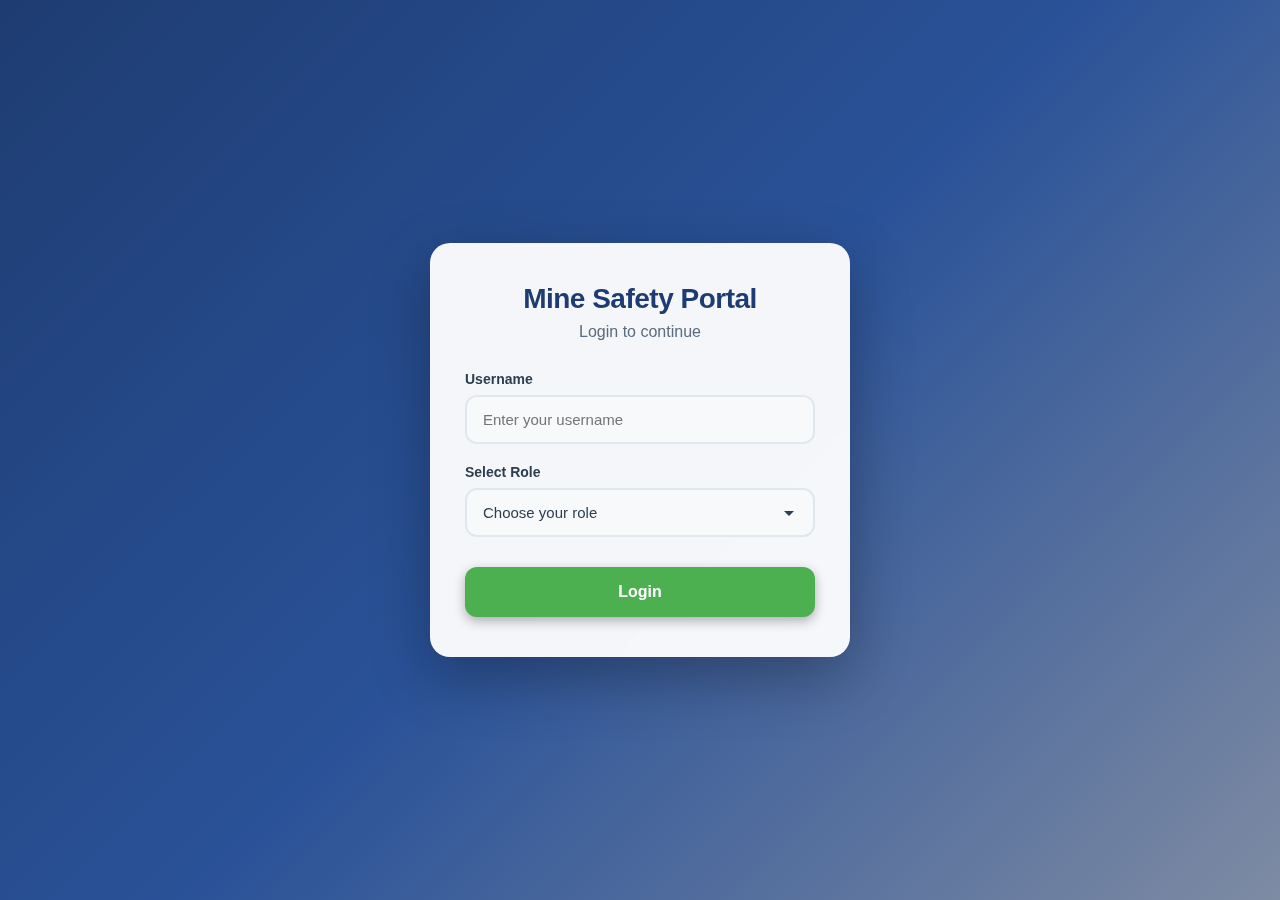
<file: index.html>
<!DOCTYPE html>
<html lang="en">
<head>
    <meta charset="UTF-8">
    <meta name="viewport" content="width=device-width, initial-scale=1.0">
    <title>Mine Safety Login</title>
    <style>
        * {
            margin: 0;
            padding: 0;
            box-sizing: border-box;
        }

        body {
            font-family: 'Segoe UI', Tahoma, Geneva, Verdana, sans-serif;
            background: linear-gradient(135deg, #1e3c72 0%, #2a5298 50%, #7e8ba3 100%);
            min-height: 100vh;
            display: flex;
            justify-content: center;
            align-items: center;
            padding: 20px;
        }

        .login-container {
            background: rgba(255, 255, 255, 0.95);
            backdrop-filter: blur(10px);
            border-radius: 20px;
            padding: 40px 35px;
            width: 100%;
            max-width: 420px;
            box-shadow: 0 20px 60px rgba(0, 0, 0, 0.3);
            animation: fadeIn 0.6s ease-out;
        }

        @keyframes fadeIn {
            from {
                opacity: 0;
                transform: translateY(-20px);
            }
            to {
                opacity: 1;
                transform: translateY(0);
            }
        }

        h1 {
            color: #1e3c72;
            font-size: 28px;
            font-weight: 700;
            margin-bottom: 8px;
            text-align: center;
            letter-spacing: -0.5px;
        }

        h3 {
            color: #5a6c7d;
            font-size: 16px;
            font-weight: 400;
            margin-bottom: 30px;
            text-align: center;
        }

        form {
            display: flex;
            flex-direction: column;
            gap: 20px;
        }

        label {
            color: #2c3e50;
            font-size: 14px;
            font-weight: 600;
            margin-bottom: -12px;
        }

        input, select {
            width: 100%;
            padding: 14px 16px;
            border: 2px solid #e1e8ed;
            border-radius: 12px;
            font-size: 15px;
            color: #2c3e50;
            background: #f8f9fa;
            transition: all 0.3s ease;
            outline: none;
        }

        input:focus, select:focus {
            border-color: #2a5298;
            background: #fff;
            box-shadow: 0 0 0 4px rgba(42, 82, 152, 0.1);
        }

        select {
            cursor: pointer;
            appearance: none;
            background-image: url("data:image/svg+xml,%3Csvg xmlns='http://www.w3.org/2000/svg' width='16' height='16' fill='%232c3e50' viewBox='0 0 16 16'%3E%3Cpath d='M8 11L3 6h10l-5 5z'/%3E%3C/svg%3E");
            background-repeat: no-repeat;
            background-position: right 16px center;
            padding-right: 45px;
        }

        button {
            background: #4CAF50;
            color: white;
            padding: 16px;
            border: none;
            border-radius: 12px;
            font-size: 16px;
            font-weight: 600;
            cursor: pointer;
            transition: all 0.3s ease;
            margin-top: 10px;
            box-shadow: 0 4px 12px rgba(0, 0, 0, 0.3);
        }

        button:hover {
            transform: translateY(-2px);
            box-shadow: 0 4px 12px rgba(0, 0, 0, 0.3);

        }

        button:active {
            transform: translateY(0);
        }

        /* Mobile optimizations */
        @media (max-width: 480px) {
            .login-container {
                padding: 30px 25px;
                border-radius: 16px;
            }

            h1 {
                font-size: 24px;
            }

            h3 {
                font-size: 14px;
                margin-bottom: 25px;
            }

            input, select, button {
                font-size: 16px; /* Prevents zoom on iOS */
            }

            button {
                padding: 14px;
            }
        }

        @media (max-width: 360px) {
            .login-container {
                padding: 25px 20px;
            }

            h1 {
                font-size: 22px;
            }
        }
    </style>
</head>
<body>
    <div class="login-container">
        <h1>Mine Safety Portal</h1>
        <h3>Login to continue</h3>
        
        <form id="loginForm">
            <label for="username">Username</label>
            <input type="text" id="username" placeholder="Enter your username" required>
            
            <label for="role">Select Role</label>
            <select id="role" required>
                <option value="">Choose your role</option>
                <option value="worker">Worker</option>
                <option value="supervisor">Supervisor</option>
            </select>
            
            <button type="submit">Login</button>
        </form>
    </div>

    <script>
        document.getElementById('loginForm').addEventListener('submit', function(e) {
            e.preventDefault();
            const username = document.getElementById('username').value;
            const role = document.getElementById('role').value;
            
            if (username && role) {
                // Store user data in sessionStorage (temporary storage for this session only)
                sessionStorage.setItem('username', username);
                sessionStorage.setItem('role', role);
                
                console.log('Login successful:', { username, role });
                
                // Navigate to appropriate dashboard
                if (role === 'worker') {
                    window.location.href = 'worker.html';
                } else if (role === 'supervisor') {
                    window.location.href = 'supervisor.html';
                }
            }
        });
    </script>
</body>

</html>
</file>
